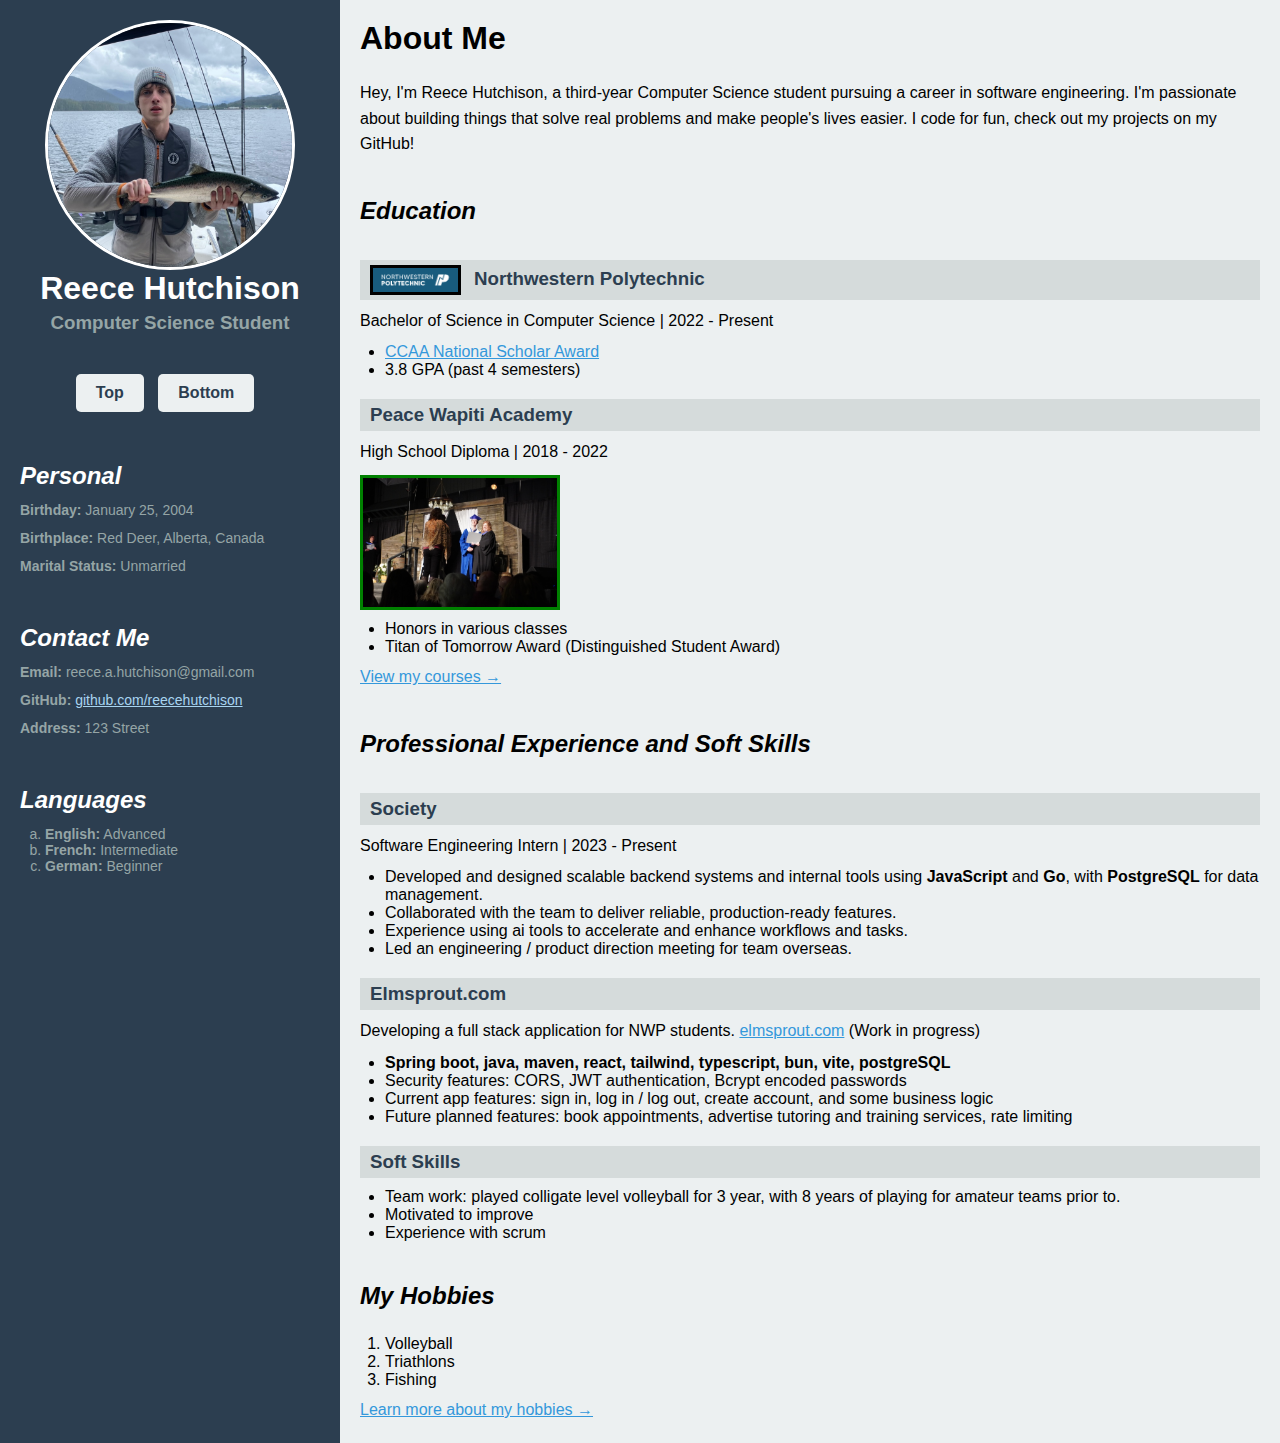
<file: cs3990/Assignment1/index.html>
<!DOCTYPE html>
<html lang="en">
<head>
  <meta charset="UTF-8">
  <meta name="viewport" content="width=device-width, initial-scale=1.0">
  <meta name="description" content="Personal CV of Reece Hutchison - Computer Science Student at Northwestern Polytechnic">
  <title>Reece Hutchison</title>
  <link rel="icon" href="public/favicon.ico" type="image/x-icon">
  <link rel="stylesheet" href="styles.css">
</head>
<body>
  <div id="top"></div>
  <div class="row">
    <div class="col left">
      <img src="public/profilepic.jpeg" alt="Reece Hutchison" class="profile-pic">
      <h1 style="color: var(--text-light);">Reece Hutchison</h1>
      <h3 style="color: var(--text-muted); margin-top: 5px;">Computer Science Student</h3>
      <ul class="anchor-nav">
        <li><a href="#top" class="anchor-link">Top</a></li>
        <li><a href="#bottom" class="anchor-link">Bottom</a></li>
      </ul>
      <h2 class="sidebar-heading">Personal</h2>
      <p class="sidebar-item"><strong>Birthday:</strong> January 25, 2004</p>
      <p class="sidebar-item"><strong>Birthplace:</strong> Red Deer, Alberta, Canada</p>
      <p class="sidebar-item"><strong>Marital Status:</strong> Unmarried</p>
      <h2 class="sidebar-heading">Contact Me</h2>
      <p class="sidebar-item"><strong>Email:</strong> reece.a.hutchison@gmail.com</p>
      <p class="sidebar-item"><strong>GitHub:</strong> <a href="https://github.com/reecehutchison">github.com/reecehutchison</a></p>
      <p class="sidebar-item"><strong>Address:</strong> 123 Street</p>
      <h2 class="sidebar-heading">Languages</h2>
      <ol class="sidebar-list">
        <li><strong>English:</strong> Advanced</li>
        <li><strong>French:</strong> Intermediate</li>
        <li><strong>German:</strong> Beginner</li>
      </ol>
    </div>
    <div class="col right">
      <h1>About Me</h1>
      <p>Hey, I'm Reece Hutchison, a third-year Computer Science student pursuing a career in software engineering. I'm passionate about building things that solve real problems and make people's lives easier. I code for fun, check out my projects on my GitHub!</p>

      <h2>Education</h2>
      <h3><img src="public/nwplogo.png" alt="Northwestern Polytechnic" class="logo"> Northwestern Polytechnic</h3>
      <p>Bachelor of Science in Computer Science | 2022 - Present</p>
      <ul>
        <li><a href="https://www.ccaa.ca/general/2025-26/releases/2024-25_National_Scholars#ACAC">CCAA National Scholar Award</a></li>
        <li>3.8 GPA (past 4 semesters)</li>
      </ul>

      <h3>Peace Wapiti Academy</h3>
      <p>High School Diploma | 2018 - 2022</p>
      <img src="public/gradphoto.jpeg" alt="Graduation" class="grad-photo">
      <ul>
        <li>Honors in various classes</li>
        <li>Titan of Tomorrow Award (Distinguished Student Award)</li>
      </ul>
      <p><a href="page3.html">View my courses →</a></p>

      <h2>Professional Experience and Soft Skills</h2>
      <h3>Society</h3>
      <p>Software Engineering Intern | 2023 - Present</p>
      <ul>
        <li>Developed and designed scalable backend systems and internal tools using <strong>JavaScript</strong> and <strong>Go</strong>, with <strong>PostgreSQL</strong> for data management.</li>
        <li>Collaborated with the team to deliver reliable, production-ready features.</li>
        <li>Experience using ai tools to accelerate and enhance workflows and tasks.</li>
        <li>Led an engineering / product direction meeting for team overseas.</li>
      </ul>
      <h3>Elmsprout.com</h3>
      <p>Developing a full stack application for NWP students. <a href="https://www.elmsprout.com">elmsprout.com</a>  (Work in progress)</p> 
      <ul>
        <li><strong>Spring boot, java, maven, react, tailwind, typescript, bun, vite, postgreSQL</strong></li>
        <li>Security features: CORS, JWT authentication, Bcrypt encoded passwords</li>
        <li>Current app features: sign in, log in / log out, create account, and some business logic</li>
        <li>Future planned features: book appointments, advertise tutoring and training services, rate limiting</li>
      </ul>
      <h3>Soft Skills</h3>
      <ul>
        <li>Team work: played colligate level volleyball for 3 year, with 8 years of playing for amateur teams prior to.</li>
        <li>Motivated to improve </li>
        <li>Experience with scrum</li>
      </ul>
      <h2>My Hobbies</h2>
      <ol>
        <li>Volleyball</li>
        <li>Triathlons</li>
        <li>Fishing</li>
      </ol>
      <p><a href="page2.html">Learn more about my hobbies →</a></p>
    </div>
  </div>
  <div id="bottom"></div>
</body>
</html>
</file>
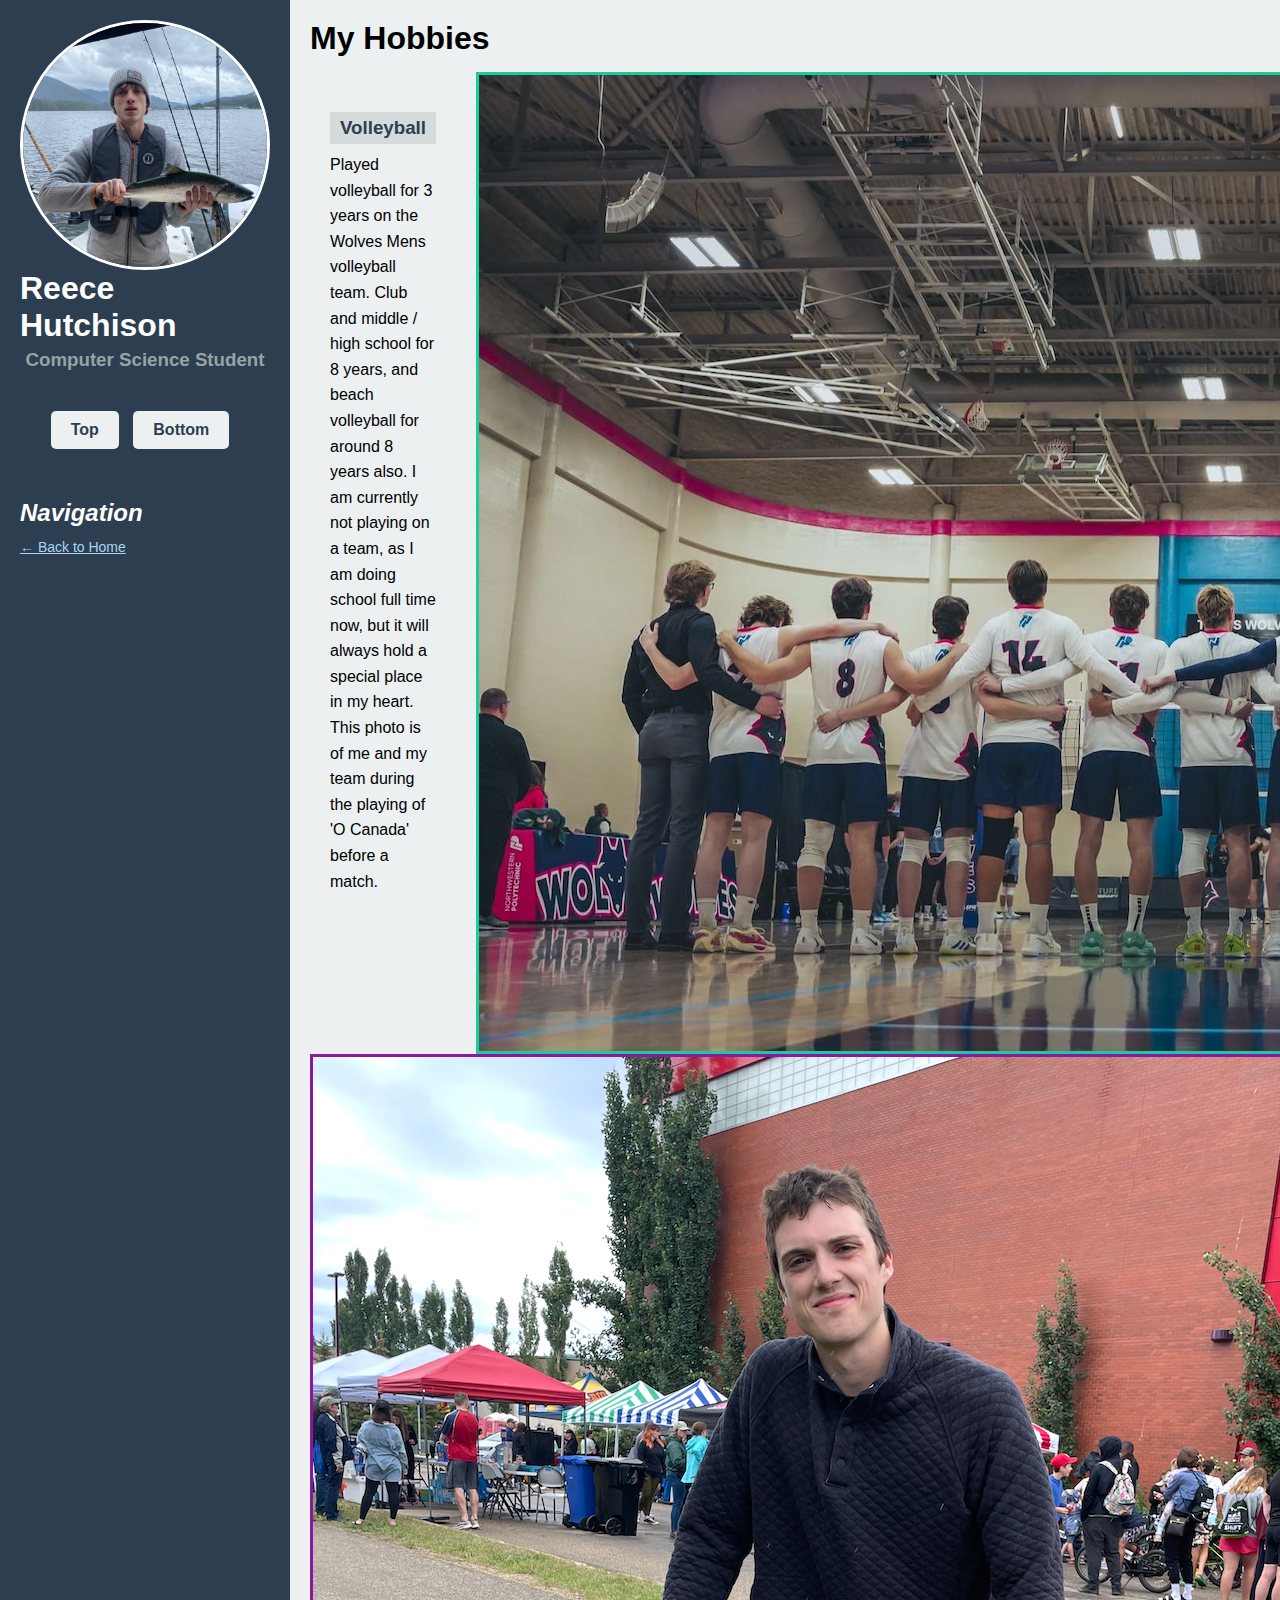
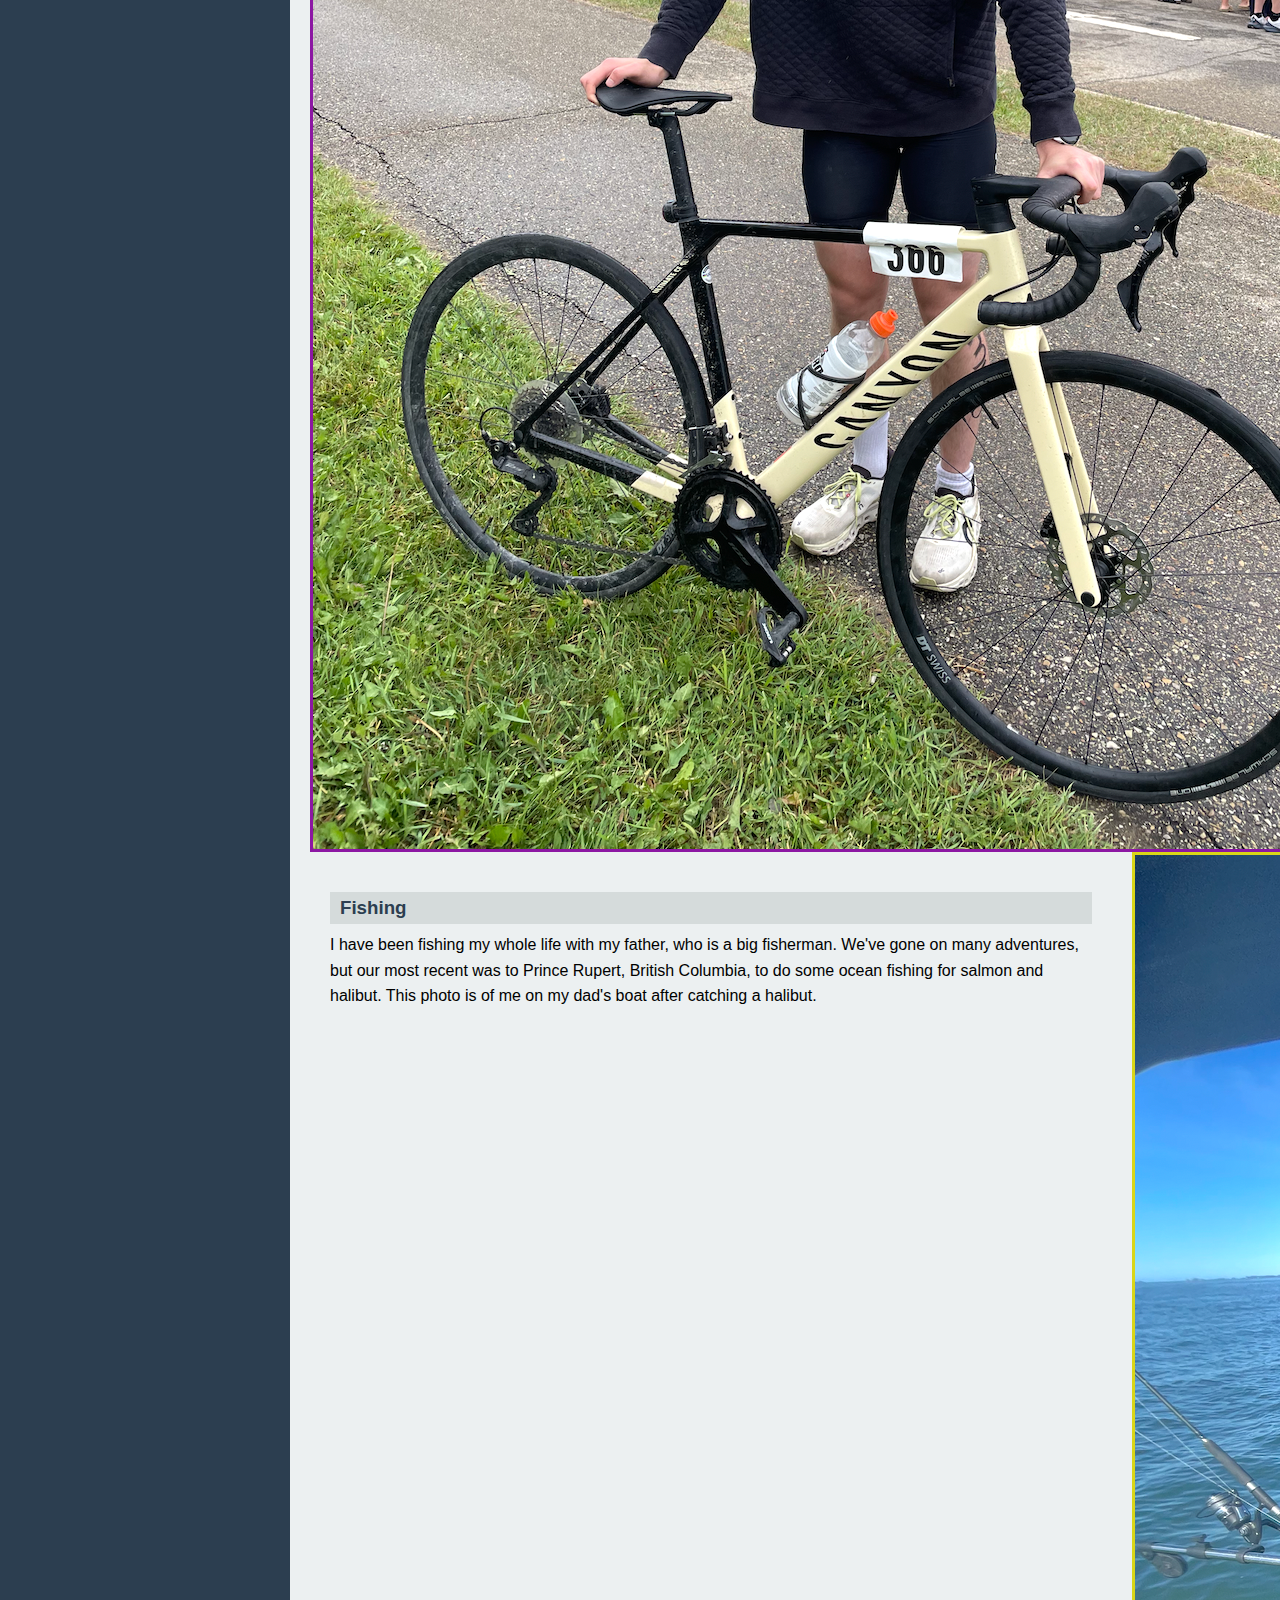
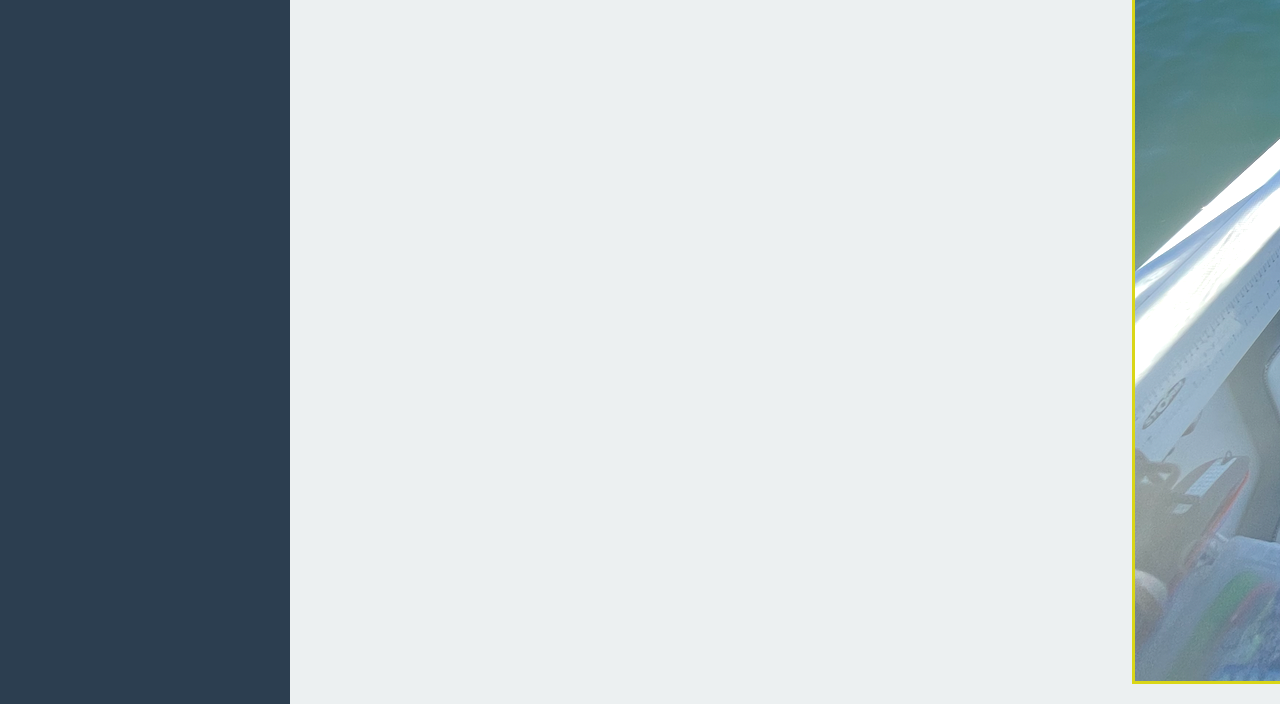
<file: cs3990/Assignment1/page2.html>
<!DOCTYPE html>
<html lang="en">
<head>
  <meta charset="UTF-8">
  <meta name="viewport" content="width=device-width, initial-scale=1.0">
  <meta name="description" content="My Hobbies - Reece Hutchison">
  <title>Reece Hutchison</title>
  <link rel="icon" href="public/favicon.ico" type="image/x-icon">
  <link rel="stylesheet" href="styles.css">
</head>
<body>
  <div id="top"></div>
  <div class="row">
    <div class="col left">
      <img src="public/profilepic.jpeg" alt="Reece Hutchison" class="profile-pic">
      <h1 style="color: var(--text-light);">Reece Hutchison</h1>
      <h3 style="color: var(--text-muted); margin-top: 5px;">Computer Science Student</h3>
      <ul class="anchor-nav">
        <li><a href="#top" class="anchor-link">Top</a></li>
        <li><a href="#bottom" class="anchor-link">Bottom</a></li>
      </ul>
      <h2 class="sidebar-heading">Navigation</h2>
      <p class="sidebar-item"><a href="index.html">← Back to Home</a></p>
      <div style="height: 400px;"></div>
    </div>
    <div class="col right">
      <h1>My Hobbies</h1>
      <div class="row">
        <div class="col" style="padding-right: 40px">
          <h3>Volleyball</h3>
          <p>Played volleyball for 3 years on the Wolves Mens volleyball team. Club and middle / high school for 8 years, and beach volleyball for around 8 years also. I am currently not playing on a team, as I am doing school full time now, but it will always hold a special place in my heart. This photo is of me and my team during the playing of 'O Canada' before a match.</p>
        </div>
        <img src="public/volleyphoto.png" alt="Reece Hutchison" class="hobby-photo" style="border: 3px solid rgb(24, 205, 154)">
      </div>
      <div class="row">
        <img src="public/triphoto.png" alt="Reece Hutchison" style="border: 3px solid rgb(140, 23, 163)" class="hobby-photo">
        <div class="col" style="padding-right: 40px">
          <h3>Triathlon</h3>
          <p>My newest hobby is triathlon. I have done a sprint distance, and am training for the half iron man distance. This photo is of me after completing the Grande Prairie annual triathlon.</p>
        </div>
      </div>
      <div class="row">
        <div class="col" style="padding-right: 40px">
          <h3>Fishing</h3>
          <p>I have been fishing my whole life with my father, who is a big fisherman. We've gone on many adventures, but our most recent was to Prince Rupert, British Columbia, to do some ocean fishing for salmon and halibut. This photo is of me on my dad's boat after catching a halibut.</p>
        </div>
        <img src="public/fishingphoto.png" alt="Reece Hutchison" class="hobby-photo" style="border: 3px solid rgb(217, 214, 23)">
      </div>
    </div>
  </div>
  <div id="bottom"></div>
</body>
</html>
</file>
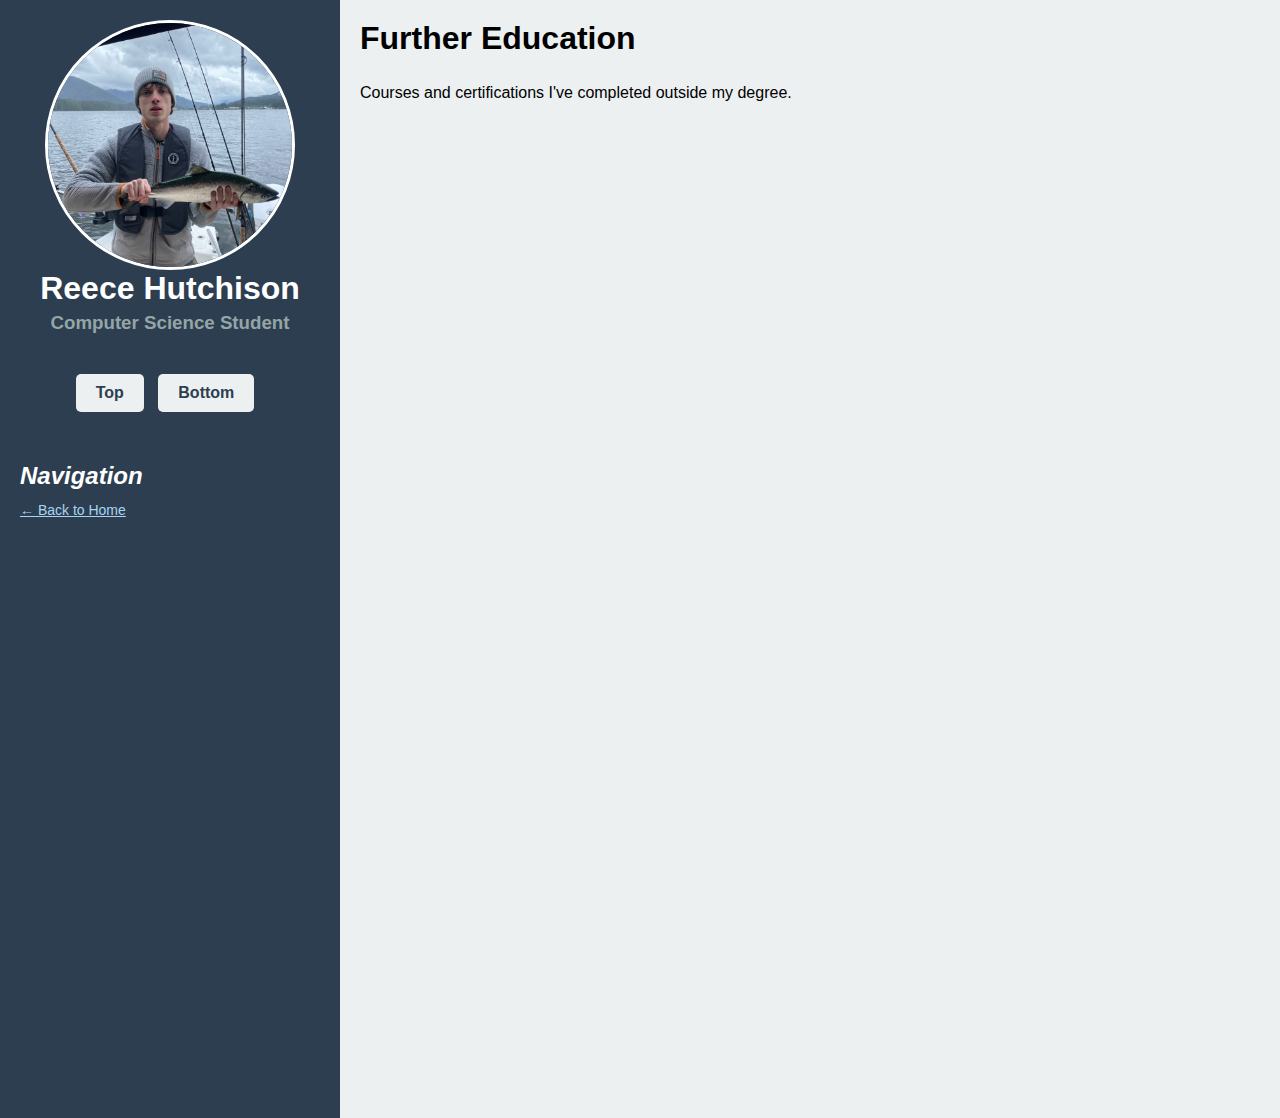
<file: cs3990/Assignment1/page3.html>
<!DOCTYPE html>
<html lang="en">
<head>
  <meta charset="UTF-8">
  <meta name="viewport" content="width=device-width, initial-scale=1.0">
  <meta name="description" content="Further Education - Reece Hutchison">
  <title>Reece Hutchison</title>
  <link rel="stylesheet" href="styles.css">
  <link rel="icon" href="public/favicon.ico" type="image/x-icon">
</head>
<body>
  <div id="top"></div>
  <div class="row">
    <div class="col left">
      <img src="public/profilepic.jpeg" alt="Reece Hutchison" class="profile-pic">
      <h1 style="color: var(--text-light);">Reece Hutchison</h1>
      <h3 style="color: var(--text-muted); margin-top: 5px;">Computer Science Student</h3>
      <ul class="anchor-nav">
        <li><a href="#top" class="anchor-link">Top</a></li>
        <li><a href="#bottom" class="anchor-link">Bottom</a></li>
      </ul>
      <h2 class="sidebar-heading">Navigation</h2>
      <p class="sidebar-item"><a href="index.html">← Back to Home</a></p>
      <div style="height: 400px;"></div>
    </div>
    <div class="col right">
      <h1>Further Education</h1>
      <p>Courses and certifications I've completed outside my degree.</p>
    </div>
  </div>
  <div id="bottom"></div>
</body>
</html>
</file>
<file: cs3990/Assignment1/styles.css>
:root {
    --primary-dark: #2c3e50;
    --primary-light: #ecf0f1;
    --accent: #3498db;
    --text-dark: #000000;
    --text-light: #ffffff;
    --text-muted: #95a5a6;
}

* {
    margin: 0;
    padding: 0;
    box-sizing: border-box;
}

body {
    font-family: Arial, sans-serif;
}

div {
    display: flex;
}

.row {
    flex-direction: row;
}

.col {
    flex-direction: column;
    padding: 20px;
}

.left {
    flex: 1;
    align-items: center;
    background-color: var(--primary-dark);
    color: var(--text-light);
    padding-bottom: 200px;
}

.right {
    flex: 3;
    background-color: var(--primary-light);
    color: var(--text-dark);
}

.profile-pic {
    width: 250px;
    height: 250px;
    border-radius: 50%;
    object-fit: cover;
    border: 3px solid white;
}

.sidebar-heading {
    margin-top: 50px;
    align-self: flex-start;
    color: var(--text-light);
    font-style: italic;
}

.sidebar-item {
    align-self: flex-start;
    color: var(--text-muted);
    margin-top: 12px;
    font-size: 14px;
}

.left a {
    color: #a8d4f0;
}

.right h1 {
    margin-bottom: 15px;
}

.right h2 {
    margin-top: 40px;
    margin-bottom: 15px;
    font-style: italic;
}

.right h3 {
    margin-top: 20px;
    color: var(--primary-dark);
    background-color: #d5dbdb;
    padding: 5px 10px;
}

.right p {
    margin-top: 8px;
    line-height: 1.6;
}

.right a {
    color: var(--accent);
}

.right ul, .right ol {
    margin-top: 10px;
    margin-left: 25px;
}

.logo {
    height: 30px;
    vertical-align: middle;
    margin-right: 8px;
    border: 3px solid black;
}

.grad-photo {
    width: 200px;
    margin-top: 10px;
    border: 3px solid green;
}

.anchor-nav {
    list-style: none;
    margin-top: 40px;
    margin-left: 0;
}

.anchor-nav li {
    display: inline-block;
    margin-right: 10px;
}

.left .anchor-link {
    display: inline-block;
    padding: 10px 20px;
    background-color: var(--primary-light);
    color: var(--primary-dark);
    text-decoration: none;
    font-weight: bold;
    border-radius: 5px;
}

.sidebar-list {
    list-style-type: lower-alpha;
    align-self: flex-start;
    color: var(--text-muted);
    margin-top: 12px;
    margin-left: 25px;
    font-size: 14px;
}
</file>
